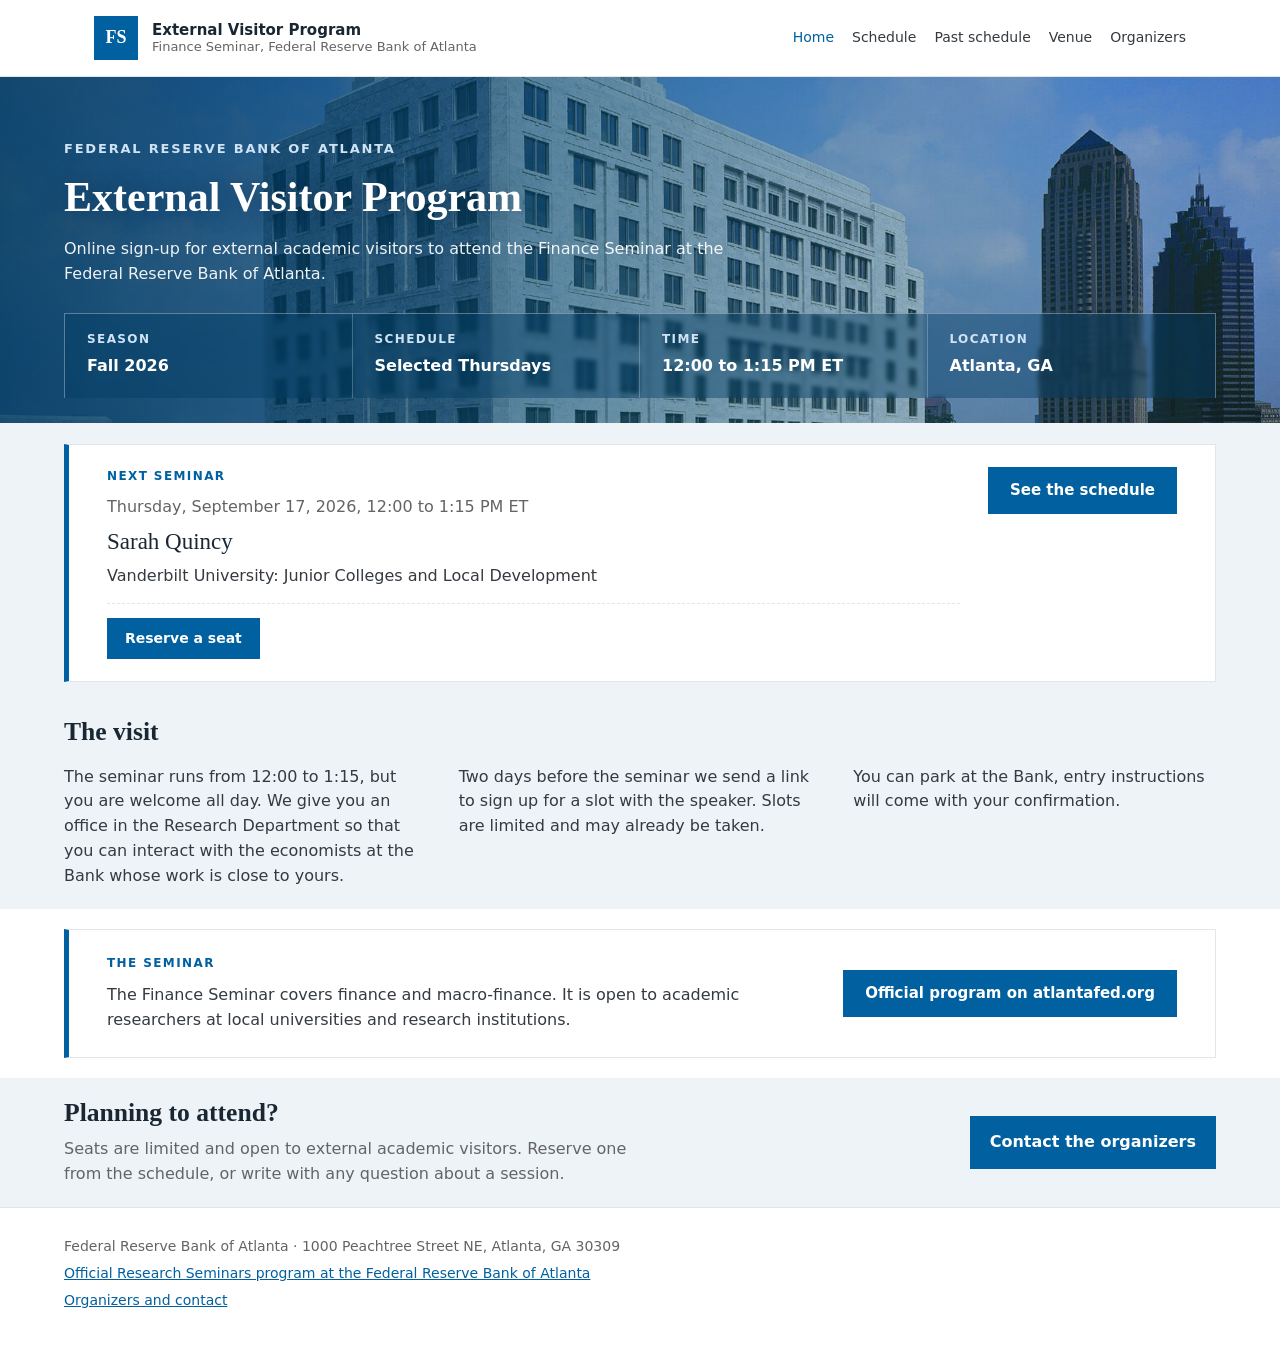
<file: index.html>
<!DOCTYPE html>
<html lang="en">
<head>
  <meta charset="UTF-8">
  <meta name="viewport" content="width=device-width, initial-scale=1.0">
  <title>External Visitor Program | Finance Seminar, Federal Reserve Bank of Atlanta</title>
  <meta name="description" content="External Visitor Program of the Finance Seminar at the Federal Reserve Bank of Atlanta: online seat reservation for external academic visitors. The official program is on the Atlanta Fed website.">
  <link rel="canonical" href="https://atlanta-finance-seminar.com/">
  <link rel="icon" href="img/favicon.svg">
  <link rel="stylesheet" href="css/style.css">
  <meta property="og:type" content="website">
  <meta property="og:site_name" content="Finance Seminar">
  <meta property="og:title" content="External Visitor Program | Finance Seminar, Federal Reserve Bank of Atlanta">
  <meta property="og:description" content="External Visitor Program of the Finance Seminar at the Federal Reserve Bank of Atlanta: online seat reservation for external academic visitors. The official program is on the Atlanta Fed website.">
  <meta property="og:url" content="https://atlanta-finance-seminar.com/">
  <meta property="og:image" content="https://atlanta-finance-seminar.com/img/og-card.png">
  <meta property="og:image:width" content="1200">
  <meta property="og:image:height" content="630">
  <meta name="twitter:card" content="summary_large_image">
  <meta name="twitter:image" content="https://atlanta-finance-seminar.com/img/og-card.png">
  <script type="application/ld+json">
{"@context":"https://schema.org","@graph":[{"@type":"WebSite","@id":"https://atlanta-finance-seminar.com/#website","url":"https://atlanta-finance-seminar.com/","name":"Finance Seminar External Visitor Program","inLanguage":"en"},{"@type":"EventSeries","@id":"https://atlanta-finance-seminar.com/#series","name":"Finance Seminar","url":"https://atlanta-finance-seminar.com/","organizer":{"@id":"https://atlanta-finance-seminar.com/#organizer"},"location":{"@type":"Place","name":"Federal Reserve Bank of Atlanta","address":{"@type":"PostalAddress","streetAddress":"1000 Peachtree Street NE","addressLocality":"Atlanta","addressRegion":"GA","postalCode":"30309","addressCountry":"US"}}},{"@type":"Person","@id":"https://atlanta-finance-seminar.com/#organizer","name":"Adrien Matray","jobTitle":"Research Economist and Associate Policy Advisor","worksFor":{"@type":"Organization","name":"Federal Reserve Bank of Atlanta","url":"https://www.atlantafed.org/"},"url":"https://sites.google.com/view/adrienmatray/home","sameAs":["https://sites.google.com/view/adrienmatray/home","https://www.atlantafed.org/research/economists/matray-adrien","https://www.linkedin.com/in/adrien-matray-879a7b4/","https://scholar.google.com/citations?user=rBuS2L4AAAAJ","https://cepr.org/about/people/adrien-matray","https://www.nber.org/people/adrien_matray"]}]}
  </script>
  <script>window.SEMINAR_API="https://script.google.com/macros/s/AKfycbwTzj4Plj9s0oKsKv9V8wgAxw84MdgFVLCkh0A4tVR70f9vAIKwb1Bcb6DL9cf0a3ZB/exec";window.SEMINAR_RESERVE_URL="https://script.google.com/macros/s/AKfycbwTzj4Plj9s0oKsKv9V8wgAxw84MdgFVLCkh0A4tVR70f9vAIKwb1Bcb6DL9cf0a3ZB/exec";</script>
</head>
<body>
<header class="site-header"><div class="header-inner"><a class="brand" href="index.html"><span class="brand-mark">FS</span><span class="brand-text"><strong>External Visitor Program</strong>Finance Seminar, Federal Reserve Bank of Atlanta</span></a><nav aria-label="Main navigation"><a href="index.html" class="active">Home</a><a href="schedule.html">Schedule</a><a href="past.html">Past schedule</a><a href="venue.html">Venue</a><a href="organizers.html">Organizers</a></nav></div></header>
<main>
<section class="hero"><div class="hero-inner"><p class="eyebrow">Federal Reserve Bank of Atlanta</p><h1>External Visitor Program</h1><p class="hero-copy">Online sign-up for external academic visitors to attend the Finance Seminar at the Federal Reserve Bank of Atlanta.</p><div class="hero-meta"><div class="meta-item"><span>Season</span><strong>Fall 2026</strong></div><div class="meta-item"><span>Schedule</span><strong>Selected Thursdays</strong></div><div class="meta-item"><span>Time</span><strong>12:00 to 1:15 PM ET</strong></div><div class="meta-item"><span>Location</span><strong>Atlanta, GA</strong></div></div></div></section><section class="section band-tint band-flush"><div class="section-inner"><div class="next-up next-up-signup"><div><p class="label">Next seminar</p><p class="next-date">Thursday, September 17, 2026, 12:00 to 1:15 PM ET</p><p class="next-speaker">Sarah Quincy</p><p class="next-paper">Vanderbilt University: Junior Colleges and Local Development</p><div class="signup" data-collapsed="true" data-seminar-date="2026-09-17" data-speaker="Sarah Quincy"><a class="btn reserve-btn" href="https://script.google.com/macros/s/AKfycbwTzj4Plj9s0oKsKv9V8wgAxw84MdgFVLCkh0A4tVR70f9vAIKwb1Bcb6DL9cf0a3ZB/exec" target="_blank" rel="noopener">Reserve a seat</a></div></div><a class="btn" href="schedule.html">See the schedule</a></div></div></section><section class="section band-soft"><div class="section-inner"><h2>The visit</h2><div class="visit-prose"><p>The seminar runs from 12:00 to 1:15, but you are welcome all day. We give you an office in the Research Department so that you can interact with the economists at the Bank whose work is close to yours.</p><p>Two days before the seminar we send a link to sign up for a slot with the speaker. Slots are limited and may already be taken.</p><p>You can park at the Bank, entry instructions will come with your confirmation.</p></div></div></section><section class="section"><div class="section-inner"><div class="official-note"><div><p class="label">The seminar</p><p>The Finance Seminar covers finance and macro-finance. It is open to academic researchers at local universities and research institutions.</p></div><a class="btn" href="https://www.atlantafed.org/news-and-events/events/research-seminars" target="_blank" rel="noopener">Official program on atlantafed.org</a></div></div></section><section class="section contact-band"><div class="section-inner"><div><h2>Planning to attend?</h2><p>Seats are limited and open to external academic visitors. Reserve one from the schedule, or write with any question about a session.</p></div><a class="contact-link" href="organizers.html">Contact the organizers</a></div></section>
</main>
<footer class="site-footer"><div class="footer-inner"><p>Federal Reserve Bank of Atlanta &middot; 1000 Peachtree Street NE, Atlanta, GA 30309</p><p><a href="https://www.atlantafed.org/news-and-events/events/research-seminars" target="_blank" rel="noopener">Official Research Seminars program at the Federal Reserve Bank of Atlanta</a></p><p><a href="organizers.html">Organizers and contact</a></p></div></footer>
<script src="js/signup.js"></script>
</body>
</html>
</file>
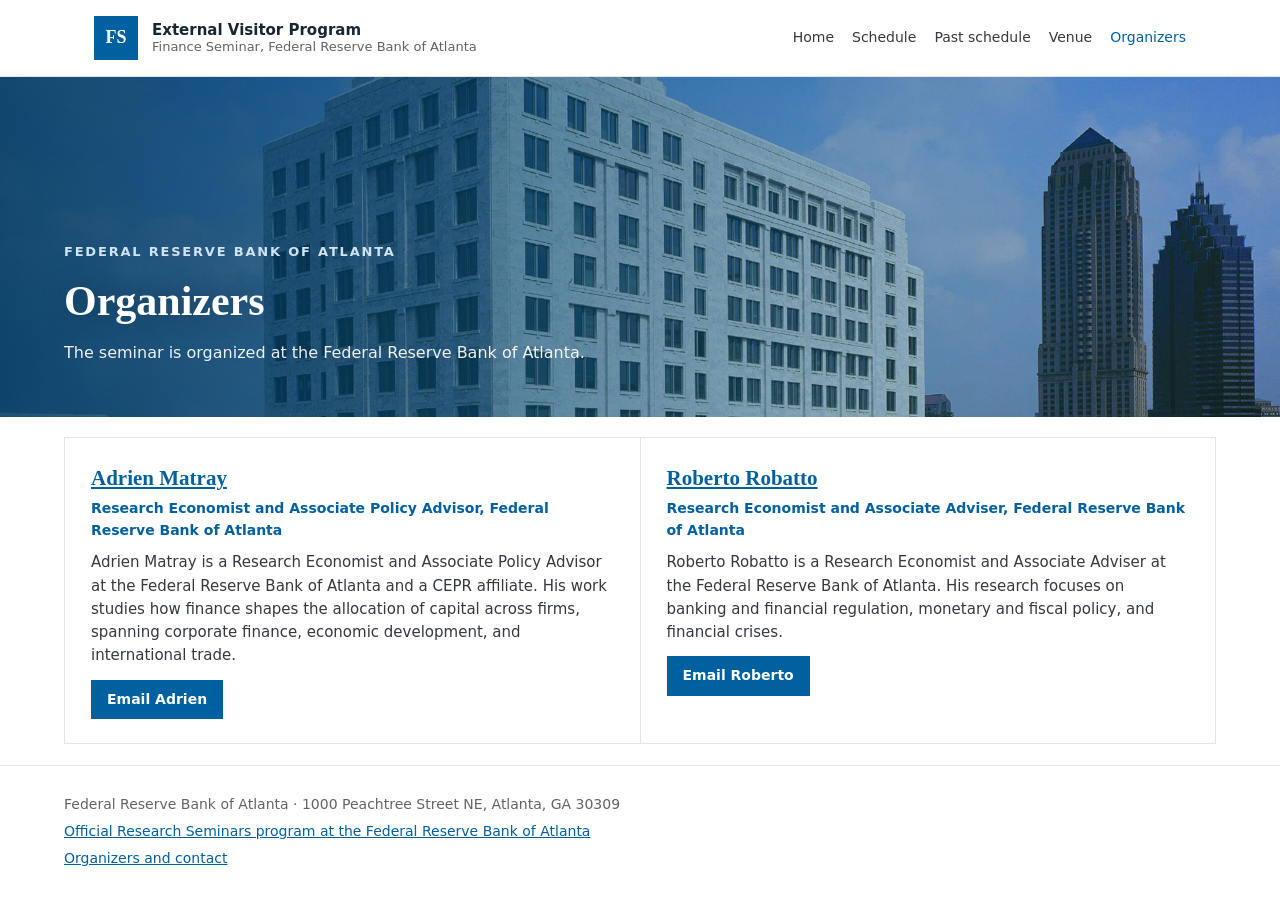
<file: organizers.html>
<!DOCTYPE html>
<html lang="en">
<head>
  <meta charset="UTF-8">
  <meta name="viewport" content="width=device-width, initial-scale=1.0">
  <title>Organizers | Finance Seminar, Federal Reserve Bank of Atlanta</title>
  <meta name="description" content="Organizers of the Finance Seminar at the Federal Reserve Bank of Atlanta.">
  <link rel="canonical" href="https://atlanta-finance-seminar.com/organizers.html">
  <link rel="icon" href="img/favicon.svg">
  <link rel="stylesheet" href="css/style.css">
  <meta property="og:type" content="website">
  <meta property="og:site_name" content="Finance Seminar">
  <meta property="og:title" content="Organizers | Finance Seminar, Federal Reserve Bank of Atlanta">
  <meta property="og:description" content="Organizers of the Finance Seminar at the Federal Reserve Bank of Atlanta.">
  <meta property="og:url" content="https://atlanta-finance-seminar.com/organizers.html">
  <meta property="og:image" content="https://atlanta-finance-seminar.com/img/og-card.png">
  <meta property="og:image:width" content="1200">
  <meta property="og:image:height" content="630">
  <meta name="twitter:card" content="summary_large_image">
  <meta name="twitter:image" content="https://atlanta-finance-seminar.com/img/og-card.png">
  <script type="application/ld+json">
{"@context":"https://schema.org","@graph":[{"@type":"Person","name":"Adrien Matray","jobTitle":"Research Economist and Associate Policy Advisor","worksFor":{"@type":"Organization","name":"Federal Reserve Bank of Atlanta"},"url":"https://sites.google.com/view/adrienmatray/home","sameAs":["https://sites.google.com/view/adrienmatray/home","https://www.atlantafed.org/research/economists/matray-adrien","https://www.linkedin.com/in/adrien-matray-879a7b4/","https://scholar.google.com/citations?user=rBuS2L4AAAAJ","https://cepr.org/about/people/adrien-matray","https://www.nber.org/people/adrien_matray"],"@id":"https://atlanta-finance-seminar.com/#organizer"},{"@type":"Person","name":"Roberto Robatto","jobTitle":"Research Economist and Associate Adviser","worksFor":{"@type":"Organization","name":"Federal Reserve Bank of Atlanta"},"url":"https://sites.google.com/site/robertorobatto/home","sameAs":["https://sites.google.com/site/robertorobatto/home"]}]}
  </script>
  <script>window.SEMINAR_API="https://script.google.com/macros/s/AKfycbwTzj4Plj9s0oKsKv9V8wgAxw84MdgFVLCkh0A4tVR70f9vAIKwb1Bcb6DL9cf0a3ZB/exec";window.SEMINAR_RESERVE_URL="https://script.google.com/macros/s/AKfycbwTzj4Plj9s0oKsKv9V8wgAxw84MdgFVLCkh0A4tVR70f9vAIKwb1Bcb6DL9cf0a3ZB/exec";</script>
</head>
<body>
<header class="site-header"><div class="header-inner"><a class="brand" href="index.html"><span class="brand-mark">FS</span><span class="brand-text"><strong>External Visitor Program</strong>Finance Seminar, Federal Reserve Bank of Atlanta</span></a><nav aria-label="Main navigation"><a href="index.html">Home</a><a href="schedule.html">Schedule</a><a href="past.html">Past schedule</a><a href="venue.html">Venue</a><a href="organizers.html" class="active">Organizers</a></nav></div></header>
<main>
<section class="hero"><div class="hero-inner"><p class="eyebrow">Federal Reserve Bank of Atlanta</p><h1>Organizers</h1><p class="hero-copy">The seminar is organized at the Federal Reserve Bank of Atlanta.</p></div></section><section class="section"><div class="section-inner"><div class="people"><article class="person"><p class="person-name"><a href="https://sites.google.com/view/adrienmatray/home">Adrien Matray</a></p><p class="person-affil">Research Economist and Associate Policy Advisor, Federal Reserve Bank of Atlanta</p><p class="person-bio">Adrien Matray is a Research Economist and Associate Policy Advisor at the Federal Reserve Bank of Atlanta and a CEPR affiliate. His work studies how finance shapes the allocation of capital across firms, spanning corporate finance, economic development, and international trade.</p><p class="person-contact"><a class="btn email-btn" href="&#109;&#97;&#105;&#108;&#116;&#111;&#58;&#97;&#100;&#114;&#105;&#101;&#110;&#46;&#109;&#97;&#116;&#114;&#97;&#121;&#64;&#103;&#109;&#97;&#105;&#108;&#46;&#99;&#111;&#109;">Email Adrien</a></p></article><article class="person"><p class="person-name"><a href="https://sites.google.com/site/robertorobatto/home">Roberto Robatto</a></p><p class="person-affil">Research Economist and Associate Adviser, Federal Reserve Bank of Atlanta</p><p class="person-bio">Roberto Robatto is a Research Economist and Associate Adviser at the Federal Reserve Bank of Atlanta. His research focuses on banking and financial regulation, monetary and fiscal policy, and financial crises.</p><p class="person-contact"><a class="btn email-btn" href="&#109;&#97;&#105;&#108;&#116;&#111;&#58;&#114;&#111;&#98;&#101;&#114;&#116;&#111;&#46;&#114;&#111;&#98;&#97;&#116;&#116;&#111;&#64;&#97;&#116;&#108;&#46;&#102;&#114;&#98;&#46;&#111;&#114;&#103;">Email Roberto</a></p></article></div></div></section>
</main>
<footer class="site-footer"><div class="footer-inner"><p>Federal Reserve Bank of Atlanta &middot; 1000 Peachtree Street NE, Atlanta, GA 30309</p><p><a href="https://www.atlantafed.org/news-and-events/events/research-seminars" target="_blank" rel="noopener">Official Research Seminars program at the Federal Reserve Bank of Atlanta</a></p><p><a href="organizers.html">Organizers and contact</a></p></div></footer>

</body>
</html>
</file>
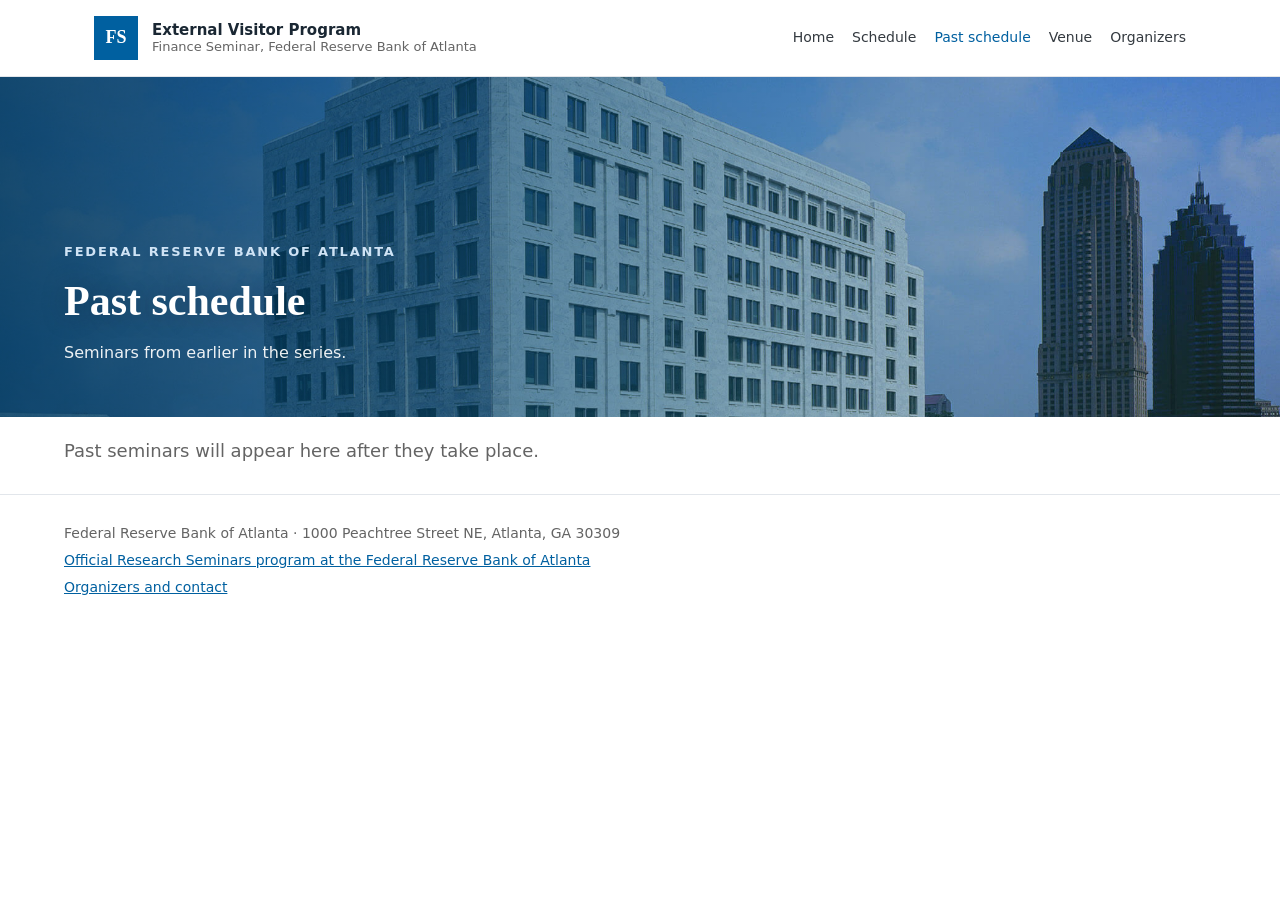
<file: past.html>
<!DOCTYPE html>
<html lang="en">
<head>
  <meta charset="UTF-8">
  <meta name="viewport" content="width=device-width, initial-scale=1.0">
  <title>Past schedule | Finance Seminar, Federal Reserve Bank of Atlanta</title>
  <meta name="description" content="Previous seminars of the Finance Seminar.">
  <link rel="canonical" href="https://atlanta-finance-seminar.com/past.html">
  <link rel="icon" href="img/favicon.svg">
  <link rel="stylesheet" href="css/style.css">
  <meta property="og:type" content="website">
  <meta property="og:site_name" content="Finance Seminar">
  <meta property="og:title" content="Past schedule | Finance Seminar, Federal Reserve Bank of Atlanta">
  <meta property="og:description" content="Previous seminars of the Finance Seminar.">
  <meta property="og:url" content="https://atlanta-finance-seminar.com/past.html">
  <meta property="og:image" content="https://atlanta-finance-seminar.com/img/og-card.png">
  <meta property="og:image:width" content="1200">
  <meta property="og:image:height" content="630">
  <meta name="twitter:card" content="summary_large_image">
  <meta name="twitter:image" content="https://atlanta-finance-seminar.com/img/og-card.png">
  <script>window.SEMINAR_API="https://script.google.com/macros/s/AKfycbwTzj4Plj9s0oKsKv9V8wgAxw84MdgFVLCkh0A4tVR70f9vAIKwb1Bcb6DL9cf0a3ZB/exec";window.SEMINAR_RESERVE_URL="https://script.google.com/macros/s/AKfycbwTzj4Plj9s0oKsKv9V8wgAxw84MdgFVLCkh0A4tVR70f9vAIKwb1Bcb6DL9cf0a3ZB/exec";</script>
</head>
<body>
<header class="site-header"><div class="header-inner"><a class="brand" href="index.html"><span class="brand-mark">FS</span><span class="brand-text"><strong>External Visitor Program</strong>Finance Seminar, Federal Reserve Bank of Atlanta</span></a><nav aria-label="Main navigation"><a href="index.html">Home</a><a href="schedule.html">Schedule</a><a href="past.html" class="active">Past schedule</a><a href="venue.html">Venue</a><a href="organizers.html">Organizers</a></nav></div></header>
<main>
<section class="hero"><div class="hero-inner"><p class="eyebrow">Federal Reserve Bank of Atlanta</p><h1>Past schedule</h1><p class="hero-copy">Seminars from earlier in the series.</p></div></section><section class="section"><div class="section-inner"><p class="lead">Past seminars will appear here after they take place.</p></div></section>
</main>
<footer class="site-footer"><div class="footer-inner"><p>Federal Reserve Bank of Atlanta &middot; 1000 Peachtree Street NE, Atlanta, GA 30309</p><p><a href="https://www.atlantafed.org/news-and-events/events/research-seminars" target="_blank" rel="noopener">Official Research Seminars program at the Federal Reserve Bank of Atlanta</a></p><p><a href="organizers.html">Organizers and contact</a></p></div></footer>

</body>
</html>
</file>
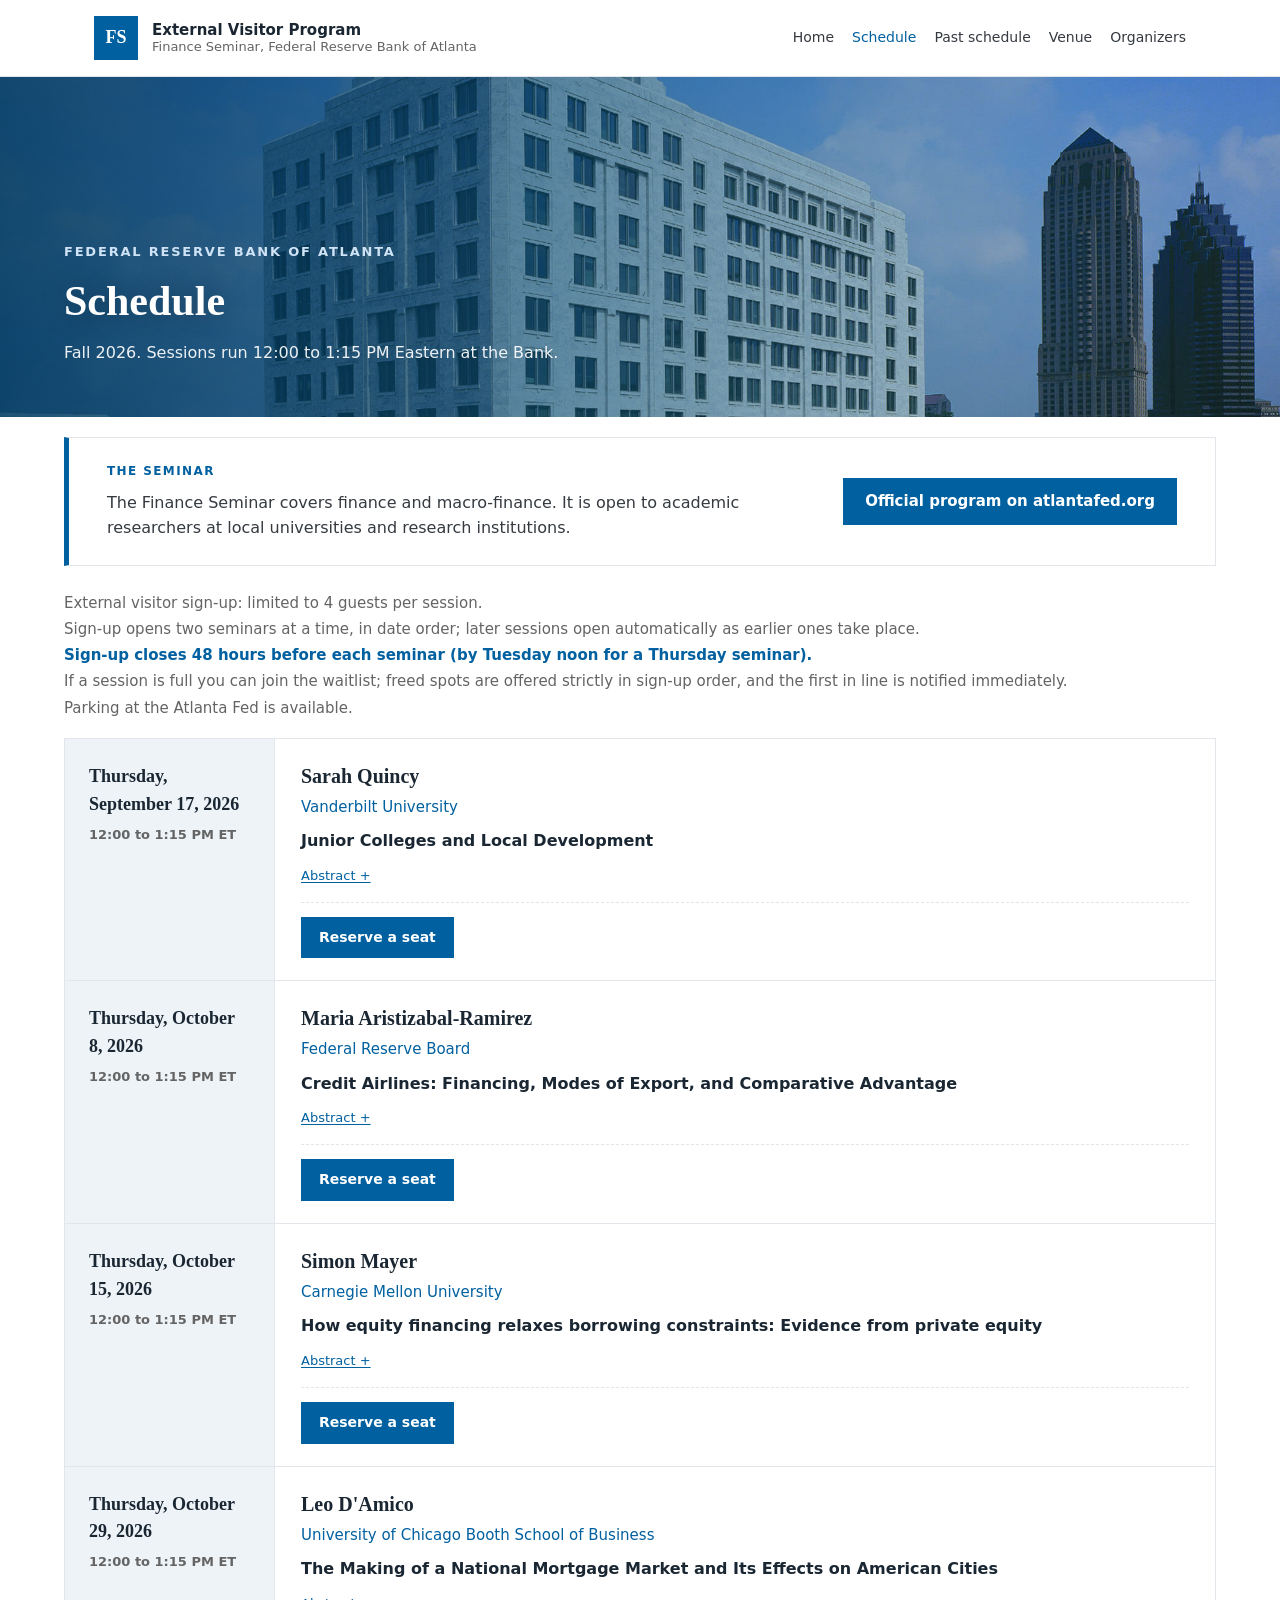
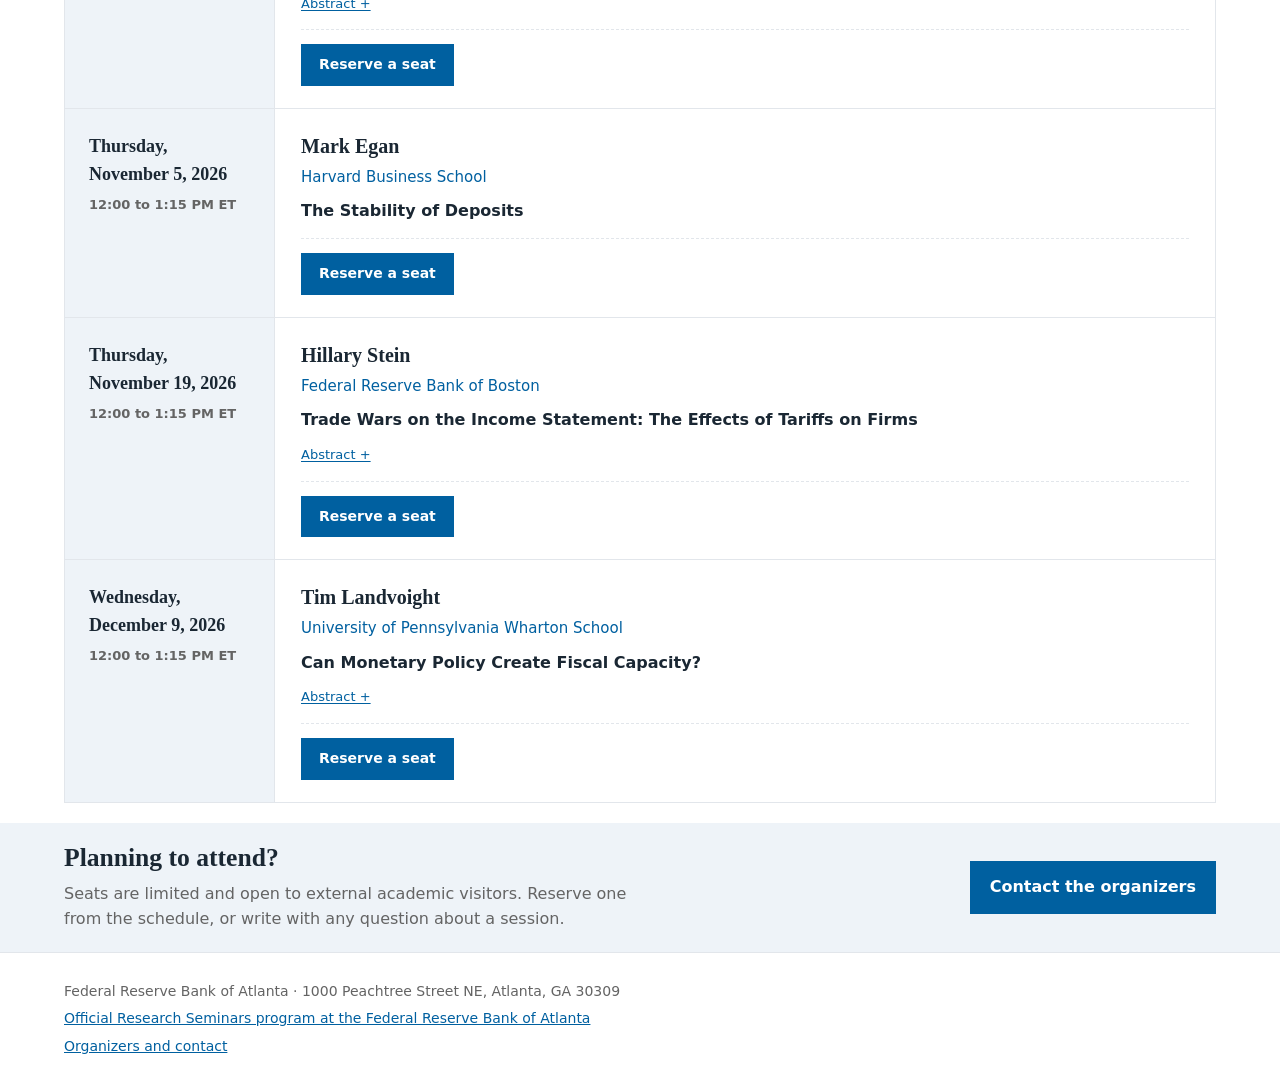
<file: schedule.html>
<!DOCTYPE html>
<html lang="en">
<head>
  <meta charset="UTF-8">
  <meta name="viewport" content="width=device-width, initial-scale=1.0">
  <title>Schedule | Finance Seminar, Federal Reserve Bank of Atlanta</title>
  <meta name="description" content="Fall 2026 schedule of the Finance Seminar: dates, speakers, papers, and seat reservation.">
  <link rel="canonical" href="https://atlanta-finance-seminar.com/schedule.html">
  <link rel="icon" href="img/favicon.svg">
  <link rel="stylesheet" href="css/style.css">
  <meta property="og:type" content="website">
  <meta property="og:site_name" content="Finance Seminar">
  <meta property="og:title" content="Schedule | Finance Seminar, Federal Reserve Bank of Atlanta">
  <meta property="og:description" content="Fall 2026 schedule of the Finance Seminar: dates, speakers, papers, and seat reservation.">
  <meta property="og:url" content="https://atlanta-finance-seminar.com/schedule.html">
  <meta property="og:image" content="https://atlanta-finance-seminar.com/img/og-card.png">
  <meta property="og:image:width" content="1200">
  <meta property="og:image:height" content="630">
  <meta name="twitter:card" content="summary_large_image">
  <meta name="twitter:image" content="https://atlanta-finance-seminar.com/img/og-card.png">
  <script type="application/ld+json">
{"@context":"https://schema.org","@graph":[{"@type":"Event","name":"Junior Colleges and Local Development","startDate":"2026-09-17T12:00:00-04:00","endDate":"2026-09-17T13:15:00-04:00","eventAttendanceMode":"https://schema.org/OfflineEventAttendanceMode","eventStatus":"https://schema.org/EventScheduled","location":{"@type":"Place","name":"Federal Reserve Bank of Atlanta","address":{"@type":"PostalAddress","streetAddress":"1000 Peachtree Street NE","addressLocality":"Atlanta","addressRegion":"GA","postalCode":"30309","addressCountry":"US"}},"performer":{"@type":"Person","name":"Sarah Quincy"},"organizer":{"@id":"https://atlanta-finance-seminar.com/#organizer"},"isAccessibleForFree":true},{"@type":"Event","name":"Credit Airlines: Financing, Modes of Export, and Comparative Advantage","startDate":"2026-10-08T12:00:00-04:00","endDate":"2026-10-08T13:15:00-04:00","eventAttendanceMode":"https://schema.org/OfflineEventAttendanceMode","eventStatus":"https://schema.org/EventScheduled","location":{"@type":"Place","name":"Federal Reserve Bank of Atlanta","address":{"@type":"PostalAddress","streetAddress":"1000 Peachtree Street NE","addressLocality":"Atlanta","addressRegion":"GA","postalCode":"30309","addressCountry":"US"}},"performer":{"@type":"Person","name":"Maria Aristizabal-Ramirez"},"organizer":{"@id":"https://atlanta-finance-seminar.com/#organizer"},"isAccessibleForFree":true},{"@type":"Event","name":"How equity financing relaxes borrowing constraints: Evidence from private equity","startDate":"2026-10-15T12:00:00-04:00","endDate":"2026-10-15T13:15:00-04:00","eventAttendanceMode":"https://schema.org/OfflineEventAttendanceMode","eventStatus":"https://schema.org/EventScheduled","location":{"@type":"Place","name":"Federal Reserve Bank of Atlanta","address":{"@type":"PostalAddress","streetAddress":"1000 Peachtree Street NE","addressLocality":"Atlanta","addressRegion":"GA","postalCode":"30309","addressCountry":"US"}},"performer":{"@type":"Person","name":"Simon Mayer"},"organizer":{"@id":"https://atlanta-finance-seminar.com/#organizer"},"isAccessibleForFree":true},{"@type":"Event","name":"The Making of a National Mortgage Market and Its Effects on American Cities","startDate":"2026-10-29T12:00:00-04:00","endDate":"2026-10-29T13:15:00-04:00","eventAttendanceMode":"https://schema.org/OfflineEventAttendanceMode","eventStatus":"https://schema.org/EventScheduled","location":{"@type":"Place","name":"Federal Reserve Bank of Atlanta","address":{"@type":"PostalAddress","streetAddress":"1000 Peachtree Street NE","addressLocality":"Atlanta","addressRegion":"GA","postalCode":"30309","addressCountry":"US"}},"performer":{"@type":"Person","name":"Leo D'Amico"},"organizer":{"@id":"https://atlanta-finance-seminar.com/#organizer"},"isAccessibleForFree":true},{"@type":"Event","name":"The Stability of Deposits","startDate":"2026-11-05T12:00:00-05:00","endDate":"2026-11-05T13:15:00-05:00","eventAttendanceMode":"https://schema.org/OfflineEventAttendanceMode","eventStatus":"https://schema.org/EventScheduled","location":{"@type":"Place","name":"Federal Reserve Bank of Atlanta","address":{"@type":"PostalAddress","streetAddress":"1000 Peachtree Street NE","addressLocality":"Atlanta","addressRegion":"GA","postalCode":"30309","addressCountry":"US"}},"performer":{"@type":"Person","name":"Mark Egan"},"organizer":{"@id":"https://atlanta-finance-seminar.com/#organizer"},"isAccessibleForFree":true},{"@type":"Event","name":"Trade Wars on the Income Statement: The Effects of Tariffs on Firms","startDate":"2026-11-19T12:00:00-05:00","endDate":"2026-11-19T13:15:00-05:00","eventAttendanceMode":"https://schema.org/OfflineEventAttendanceMode","eventStatus":"https://schema.org/EventScheduled","location":{"@type":"Place","name":"Federal Reserve Bank of Atlanta","address":{"@type":"PostalAddress","streetAddress":"1000 Peachtree Street NE","addressLocality":"Atlanta","addressRegion":"GA","postalCode":"30309","addressCountry":"US"}},"performer":{"@type":"Person","name":"Hillary Stein"},"organizer":{"@id":"https://atlanta-finance-seminar.com/#organizer"},"isAccessibleForFree":true},{"@type":"Event","name":"Can Monetary Policy Create Fiscal Capacity?","startDate":"2026-12-09T12:00:00-05:00","endDate":"2026-12-09T13:15:00-05:00","eventAttendanceMode":"https://schema.org/OfflineEventAttendanceMode","eventStatus":"https://schema.org/EventScheduled","location":{"@type":"Place","name":"Federal Reserve Bank of Atlanta","address":{"@type":"PostalAddress","streetAddress":"1000 Peachtree Street NE","addressLocality":"Atlanta","addressRegion":"GA","postalCode":"30309","addressCountry":"US"}},"performer":{"@type":"Person","name":"Tim Landvoight"},"organizer":{"@id":"https://atlanta-finance-seminar.com/#organizer"},"isAccessibleForFree":true}]}
  </script>
  <script>window.SEMINAR_API="https://script.google.com/macros/s/AKfycbwTzj4Plj9s0oKsKv9V8wgAxw84MdgFVLCkh0A4tVR70f9vAIKwb1Bcb6DL9cf0a3ZB/exec";window.SEMINAR_RESERVE_URL="https://script.google.com/macros/s/AKfycbwTzj4Plj9s0oKsKv9V8wgAxw84MdgFVLCkh0A4tVR70f9vAIKwb1Bcb6DL9cf0a3ZB/exec";</script>
</head>
<body>
<header class="site-header"><div class="header-inner"><a class="brand" href="index.html"><span class="brand-mark">FS</span><span class="brand-text"><strong>External Visitor Program</strong>Finance Seminar, Federal Reserve Bank of Atlanta</span></a><nav aria-label="Main navigation"><a href="index.html">Home</a><a href="schedule.html" class="active">Schedule</a><a href="past.html">Past schedule</a><a href="venue.html">Venue</a><a href="organizers.html">Organizers</a></nav></div></header>
<main>
<section class="hero"><div class="hero-inner"><p class="eyebrow">Federal Reserve Bank of Atlanta</p><h1>Schedule</h1><p class="hero-copy">Fall 2026. Sessions run 12:00 to 1:15 PM Eastern at the Bank.</p></div></section><section class="section"><div class="section-inner"><div class="official-note"><div><p class="label">The seminar</p><p>The Finance Seminar covers finance and macro-finance. It is open to academic researchers at local universities and research institutions.</p></div><a class="btn" href="https://www.atlantafed.org/news-and-events/events/research-seminars" target="_blank" rel="noopener">Official program on atlantafed.org</a></div><ul class="schedule-notes"><li>External visitor sign-up: limited to 4 guests per session.</li><li>Sign-up opens two seminars at a time, in date order; later sessions open automatically as earlier ones take place.</li><li class="note-key">Sign-up closes 48 hours before each seminar (by Tuesday noon for a Thursday seminar).</li><li>If a session is full you can join the waitlist; freed spots are offered strictly in sign-up order, and the first in line is notified immediately.</li><li>Parking at the Atlanta Fed is available.</li></ul><div class="schedule"><article class="seminar"><div class="seminar-when"><span class="d">Thursday, September 17, 2026</span><span class="t">12:00 to 1:15 PM ET</span></div><div class="seminar-body"><p class="seminar-speaker">Sarah Quincy</p><p class="seminar-affil">Vanderbilt University</p><p class="seminar-paper">Junior Colleges and Local Development</p><a class="seminar-abstract-toggle" role="button" tabindex="0" onclick="var t=this.nextElementSibling;if(t.style.display==='block'){t.style.display='none';this.textContent='Abstract +';}else{t.style.display='block';this.textContent='Abstract −';}">Abstract +</a><div class="seminar-abstract-text">The world&#x27;s first &quot;junior&quot; colleges opened as early 1900s local industrialization fueled American growth. We use linked census data and staggered difference-in-difference designs around 300 college openings to show that two-year community college access increased male college-going and four-year attainment by 20%. Occupational upgrading followed, especially into skilled agriculture. County-level farm productivity and wages grew by 5-6%, more than the colleges&#x27; direct human capital effects could explain. Increased farmer employment in junior college towns facilitated sectoral reallocation towards skilled occupations nearby, developing the county&#x27;s non-farm sector. Localized human capital spillovers, absent innovation or legislative mandates, spurred regional structural transformation.</div><div class="signup" data-seminar-date="2026-09-17" data-speaker="Sarah Quincy"><a class="btn reserve-btn" href="https://script.google.com/macros/s/AKfycbwTzj4Plj9s0oKsKv9V8wgAxw84MdgFVLCkh0A4tVR70f9vAIKwb1Bcb6DL9cf0a3ZB/exec" target="_blank" rel="noopener">Reserve a seat</a></div></div></article><article class="seminar"><div class="seminar-when"><span class="d">Thursday, October 8, 2026</span><span class="t">12:00 to 1:15 PM ET</span></div><div class="seminar-body"><p class="seminar-speaker">Maria Aristizabal-Ramirez</p><p class="seminar-affil">Federal Reserve Board</p><p class="seminar-paper">Credit Airlines: Financing, Modes of Export, and Comparative Advantage</p><a class="seminar-abstract-toggle" role="button" tabindex="0" onclick="var t=this.nextElementSibling;if(t.style.display==='block'){t.style.display='none';this.textContent='Abstract +';}else{t.style.display='block';this.textContent='Abstract −';}">Abstract +</a><div class="seminar-abstract-text">We investigate how access to finance and infrastructure jointly shape comparative advantage. We link Colombian banks, firms, exports, and payments data and document three facts. First, most exported goods are shipped by air and sea; second, firms receive payments faster when they ship by air than by sea; third, firms with better access to finance are less likely to ship by air. We build a trade model where firms finance their production while facing sectoral interest rates, heterogeneous delivery lags, and iceberg trade costs by sector and mode, generating tradeoffs among exporters between interest rate payments and shipping costs. A reduction in the interest rate effectively reduces the price of shipping by sea, thus shifting national comparative advantage towards sea-intensive sectors.</div><div class="signup" data-seminar-date="2026-10-08" data-speaker="Maria Aristizabal-Ramirez"><a class="btn reserve-btn" href="https://script.google.com/macros/s/AKfycbwTzj4Plj9s0oKsKv9V8wgAxw84MdgFVLCkh0A4tVR70f9vAIKwb1Bcb6DL9cf0a3ZB/exec" target="_blank" rel="noopener">Reserve a seat</a></div></div></article><article class="seminar"><div class="seminar-when"><span class="d">Thursday, October 15, 2026</span><span class="t">12:00 to 1:15 PM ET</span></div><div class="seminar-body"><p class="seminar-speaker">Simon Mayer</p><p class="seminar-affil">Carnegie Mellon University</p><p class="seminar-paper">How equity financing relaxes borrowing constraints: Evidence from private equity</p><a class="seminar-abstract-toggle" role="button" tabindex="0" onclick="var t=this.nextElementSibling;if(t.style.display==='block'){t.style.display='none';this.textContent='Abstract +';}else{t.style.display='block';this.textContent='Abstract −';}">Abstract +</a><div class="seminar-abstract-text">We show that PE sponsors relax borrowing constraints by providing support in distress and injecting equity, allowing firms to borrow more at lower spreads, with lower seniority, and less reliance on collateral. Access to equity in distress reduces credit risk, facilitates investment and growth, and helps resolve distress. To isolate the causal effects of equity financing, we construct a shift-share instrument exploiting predetermined variation in sponsors&#x27; portfolio exposure to Covid-19 and hence in their capacity to support portfolio firms. Our findings highlight a complementarity between debt and equity: improved access to equity financing stimulates debt financing by expanding borrowing capacity.</div><div class="signup" data-seminar-date="2026-10-15" data-speaker="Simon Mayer"><a class="btn reserve-btn" href="https://script.google.com/macros/s/AKfycbwTzj4Plj9s0oKsKv9V8wgAxw84MdgFVLCkh0A4tVR70f9vAIKwb1Bcb6DL9cf0a3ZB/exec" target="_blank" rel="noopener">Reserve a seat</a></div></div></article><article class="seminar"><div class="seminar-when"><span class="d">Thursday, October 29, 2026</span><span class="t">12:00 to 1:15 PM ET</span></div><div class="seminar-body"><p class="seminar-speaker">Leo D&#x27;Amico</p><p class="seminar-affil">University of Chicago Booth School of Business</p><p class="seminar-paper">The Making of a National Mortgage Market and Its Effects on American Cities</p><a class="seminar-abstract-toggle" role="button" tabindex="0" onclick="var t=this.nextElementSibling;if(t.style.display==='block'){t.style.display='none';this.textContent='Abstract +';}else{t.style.display='block';this.textContent='Abstract −';}">Abstract +</a><div class="seminar-abstract-text">How does mortgage affordability shape city growth and fertility choices? We study the revolutions in mortgage financing that took place in the U.S. between 1933 and 1940, which created a national mortgage market facilitating mortgage capital to move from the financial centers to the rest of the country. By digitizing city-level census data and a new sample of loan-level data, we show that differences in mortgage rates across cities went from nearly 300 basis points to just over 100 in just six years. This national mortgage market allowed initially capital-scarce places to grow more than capital-abundant ones. In the decades following the housing policies, cities that had higher rates before the shock saw higher growth in rates of homeownership, population, housing construction, and house prices. Young households in these cities witnessed higher birthrates even before the post-World War II baby boom.</div><div class="signup" data-seminar-date="2026-10-29" data-speaker="Leo D&#x27;Amico"><a class="btn reserve-btn" href="https://script.google.com/macros/s/AKfycbwTzj4Plj9s0oKsKv9V8wgAxw84MdgFVLCkh0A4tVR70f9vAIKwb1Bcb6DL9cf0a3ZB/exec" target="_blank" rel="noopener">Reserve a seat</a></div></div></article><article class="seminar"><div class="seminar-when"><span class="d">Thursday, November 5, 2026</span><span class="t">12:00 to 1:15 PM ET</span></div><div class="seminar-body"><p class="seminar-speaker">Mark Egan</p><p class="seminar-affil">Harvard Business School</p><p class="seminar-paper">The Stability of Deposits</p><div class="signup" data-seminar-date="2026-11-05" data-speaker="Mark Egan"><a class="btn reserve-btn" href="https://script.google.com/macros/s/AKfycbwTzj4Plj9s0oKsKv9V8wgAxw84MdgFVLCkh0A4tVR70f9vAIKwb1Bcb6DL9cf0a3ZB/exec" target="_blank" rel="noopener">Reserve a seat</a></div></div></article><article class="seminar"><div class="seminar-when"><span class="d">Thursday, November 19, 2026</span><span class="t">12:00 to 1:15 PM ET</span></div><div class="seminar-body"><p class="seminar-speaker">Hillary Stein</p><p class="seminar-affil">Federal Reserve Bank of Boston</p><p class="seminar-paper">Trade Wars on the Income Statement: The Effects of Tariffs on Firms</p><a class="seminar-abstract-toggle" role="button" tabindex="0" onclick="var t=this.nextElementSibling;if(t.style.display==='block'){t.style.display='none';this.textContent='Abstract +';}else{t.style.display='block';this.textContent='Abstract −';}">Abstract +</a><div class="seminar-abstract-text">We study the firm-level effects of the 2018 and 2025 US tariff episodes. Combining bill-of-lading, supply chain, and financial data, we construct exposure measures across three channels: direct import costs, upstream suppliers&#x27; costs, and retaliatory tariffs on exports, validated using stock returns and earnings calls. We provide new evidence that, in 2025, cost exposure reduced sales and variable costs by about 1 percentage point for firms with average tariff exposure, with no margin or investment effects, consistent with demand-driven contractions under constant markups.</div><div class="signup" data-seminar-date="2026-11-19" data-speaker="Hillary Stein"><a class="btn reserve-btn" href="https://script.google.com/macros/s/AKfycbwTzj4Plj9s0oKsKv9V8wgAxw84MdgFVLCkh0A4tVR70f9vAIKwb1Bcb6DL9cf0a3ZB/exec" target="_blank" rel="noopener">Reserve a seat</a></div></div></article><article class="seminar"><div class="seminar-when"><span class="d">Wednesday, December 9, 2026</span><span class="t">12:00 to 1:15 PM ET</span></div><div class="seminar-body"><p class="seminar-speaker">Tim Landvoight</p><p class="seminar-affil">University of Pennsylvania Wharton School</p><p class="seminar-paper">Can Monetary Policy Create Fiscal Capacity?</p><a class="seminar-abstract-toggle" role="button" tabindex="0" onclick="var t=this.nextElementSibling;if(t.style.display==='block'){t.style.display='none';this.textContent='Abstract +';}else{t.style.display='block';this.textContent='Abstract −';}">Abstract +</a><div class="seminar-abstract-text">Governments around the world have gone on a massive fiscal expansion in response to the Covid crisis, increasing government debt to levels not seen in 75 years. How will this debt be repaid? What role do conventional and unconventional monetary policy play? We investigate debt sustainability in a New Keynesian model with an intermediary sector, realistic fiscal and monetary policy, endogenous convenience yields, and substantial risk premia. When conventional monetary policy is constrained by the ZLB during an economic crisis, increased government spending and lower tax revenue lead to a large rise in government debt and raise the risk of future tax increases. We find that quantitative easing (QE), forward guidance, and an expansion in government discretionary spending all contribute to lowering debt/GDP ratio and reducing this fiscal risk. A transitory QE policy deployed during a crisis stimulates aggregate demand.</div><div class="signup" data-seminar-date="2026-12-09" data-speaker="Tim Landvoight"><a class="btn reserve-btn" href="https://script.google.com/macros/s/AKfycbwTzj4Plj9s0oKsKv9V8wgAxw84MdgFVLCkh0A4tVR70f9vAIKwb1Bcb6DL9cf0a3ZB/exec" target="_blank" rel="noopener">Reserve a seat</a></div></div></article></div></div></section><section class="section contact-band"><div class="section-inner"><div><h2>Planning to attend?</h2><p>Seats are limited and open to external academic visitors. Reserve one from the schedule, or write with any question about a session.</p></div><a class="contact-link" href="organizers.html">Contact the organizers</a></div></section>
</main>
<footer class="site-footer"><div class="footer-inner"><p>Federal Reserve Bank of Atlanta &middot; 1000 Peachtree Street NE, Atlanta, GA 30309</p><p><a href="https://www.atlantafed.org/news-and-events/events/research-seminars" target="_blank" rel="noopener">Official Research Seminars program at the Federal Reserve Bank of Atlanta</a></p><p><a href="organizers.html">Organizers and contact</a></p></div></footer>
<script src="js/signup.js"></script>
</body>
</html>
</file>
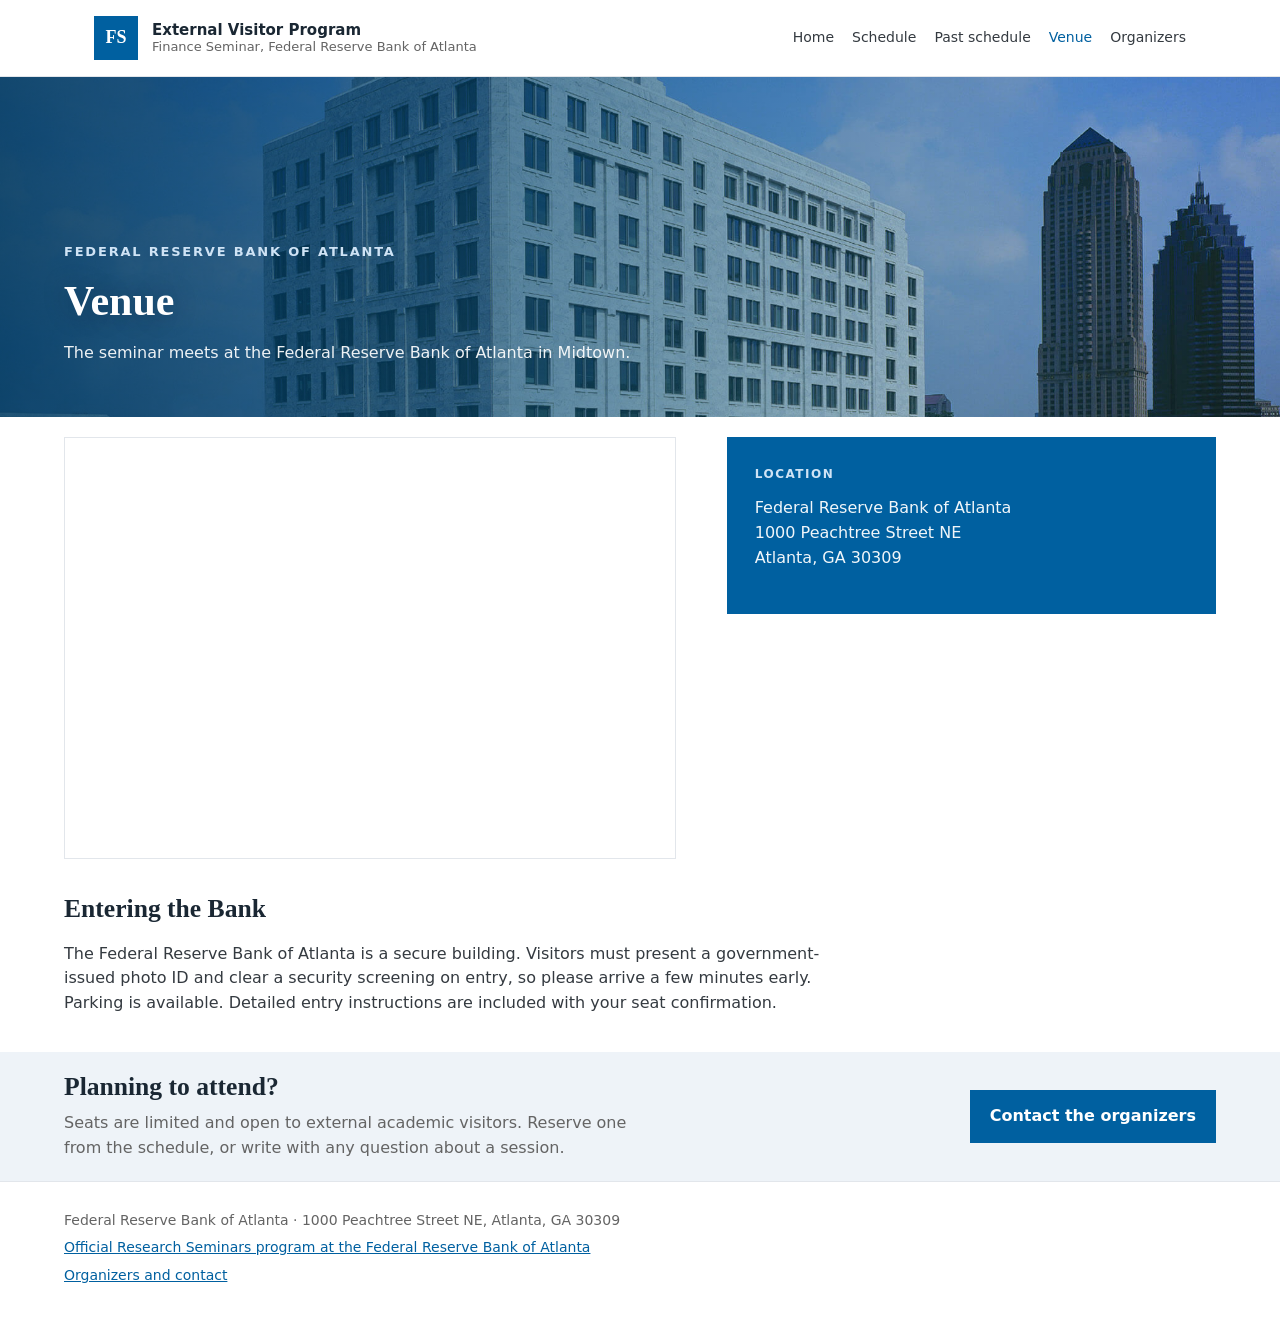
<file: venue.html>
<!DOCTYPE html>
<html lang="en">
<head>
  <meta charset="UTF-8">
  <meta name="viewport" content="width=device-width, initial-scale=1.0">
  <title>Venue | Finance Seminar, Federal Reserve Bank of Atlanta</title>
  <meta name="description" content="Visiting the Finance Seminar at the Federal Reserve Bank of Atlanta: location, map, and entry.">
  <link rel="canonical" href="https://atlanta-finance-seminar.com/venue.html">
  <link rel="icon" href="img/favicon.svg">
  <link rel="stylesheet" href="css/style.css">
  <meta property="og:type" content="website">
  <meta property="og:site_name" content="Finance Seminar">
  <meta property="og:title" content="Venue | Finance Seminar, Federal Reserve Bank of Atlanta">
  <meta property="og:description" content="Visiting the Finance Seminar at the Federal Reserve Bank of Atlanta: location, map, and entry.">
  <meta property="og:url" content="https://atlanta-finance-seminar.com/venue.html">
  <meta property="og:image" content="https://atlanta-finance-seminar.com/img/og-card.png">
  <meta property="og:image:width" content="1200">
  <meta property="og:image:height" content="630">
  <meta name="twitter:card" content="summary_large_image">
  <meta name="twitter:image" content="https://atlanta-finance-seminar.com/img/og-card.png">
  <script>window.SEMINAR_API="https://script.google.com/macros/s/AKfycbwTzj4Plj9s0oKsKv9V8wgAxw84MdgFVLCkh0A4tVR70f9vAIKwb1Bcb6DL9cf0a3ZB/exec";window.SEMINAR_RESERVE_URL="https://script.google.com/macros/s/AKfycbwTzj4Plj9s0oKsKv9V8wgAxw84MdgFVLCkh0A4tVR70f9vAIKwb1Bcb6DL9cf0a3ZB/exec";</script>
</head>
<body>
<header class="site-header"><div class="header-inner"><a class="brand" href="index.html"><span class="brand-mark">FS</span><span class="brand-text"><strong>External Visitor Program</strong>Finance Seminar, Federal Reserve Bank of Atlanta</span></a><nav aria-label="Main navigation"><a href="index.html">Home</a><a href="schedule.html">Schedule</a><a href="past.html">Past schedule</a><a href="venue.html" class="active">Venue</a><a href="organizers.html">Organizers</a></nav></div></header>
<main>
<section class="hero"><div class="hero-inner"><p class="eyebrow">Federal Reserve Bank of Atlanta</p><h1>Venue</h1><p class="hero-copy">The seminar meets at the Federal Reserve Bank of Atlanta in Midtown.</p></div></section><section class="section"><div class="section-inner"><div class="venue-grid"><div class="map"><iframe title="Map to Federal Reserve Bank of Atlanta" loading="lazy" src="https://www.google.com/maps?q=Federal+Reserve+Bank+of+Atlanta,+1000+Peachtree+Street+NE,+Atlanta,+GA+30309&output=embed"></iframe></div><div class="address-card"><h3>Location</h3><p>Federal Reserve Bank of Atlanta<br>1000 Peachtree Street NE<br>Atlanta, GA 30309</p></div></div><div class="venue-note"><h2>Entering the Bank</h2><p>The Federal Reserve Bank of Atlanta is a secure building. Visitors must present a government-issued photo ID and clear a security screening on entry, so please arrive a few minutes early. Parking is available. Detailed entry instructions are included with your seat confirmation.</p></div></div></section><section class="section contact-band"><div class="section-inner"><div><h2>Planning to attend?</h2><p>Seats are limited and open to external academic visitors. Reserve one from the schedule, or write with any question about a session.</p></div><a class="contact-link" href="organizers.html">Contact the organizers</a></div></section>
</main>
<footer class="site-footer"><div class="footer-inner"><p>Federal Reserve Bank of Atlanta &middot; 1000 Peachtree Street NE, Atlanta, GA 30309</p><p><a href="https://www.atlantafed.org/news-and-events/events/research-seminars" target="_blank" rel="noopener">Official Research Seminars program at the Federal Reserve Bank of Atlanta</a></p><p><a href="organizers.html">Organizers and contact</a></p></div></footer>

</body>
</html>
</file>
<file: css/style.css>
/* Finance Seminar - Atlanta Fed palette (atlantafed.org primary #0060a0),
   light theme, IP-style layout. */

:root {
  --ink: #1a2733;
  --body: #343a40;
  --muted: #646464;
  --blue: #0060a0;
  --blue-dark: #004878;
  --blue-tint: #eef3f8;
  --blue-soft: #e3edf6;
  --paper: #ffffff;
  --line: #e2e6eb;
  --white: #ffffff;

  --serif: Georgia, "Times New Roman", serif;
  --sans: "Avenir Next", "Segoe UI", system-ui, -apple-system, sans-serif;
  --maxw: 1180px;
}

* { box-sizing: border-box; }
html { scroll-behavior: smooth; -webkit-text-size-adjust: 100%; }
body {
  margin: 0;
  color: var(--body);
  background: var(--paper);
  font-family: var(--sans);
  line-height: 1.55;
}
a { color: inherit; }

/* ---------- Header ---------- */
.site-header {
  position: sticky; top: 0; z-index: 20;
  background: rgba(255, 255, 255, 0.92);
  border-bottom: 1px solid var(--line);
  backdrop-filter: blur(18px);
}
.header-inner {
  width: min(var(--maxw), 100%);
  margin: 0 auto;
  display: flex; align-items: center; justify-content: space-between; gap: 24px;
  min-height: 72px; padding: 16px clamp(20px, 5vw, 44px);
}
.brand { display: flex; align-items: center; gap: 14px; text-decoration: none; }
.brand-mark {
  display: grid; place-items: center; width: 44px; height: 44px;
  color: var(--white); background: var(--blue);
  font-family: var(--serif); font-size: 18px; font-weight: 700;
}
.brand-text { display: flex; flex-direction: column; font-size: 13px; line-height: 1.2; color: var(--muted); }
.brand-text strong { color: var(--ink); font-size: 15px; font-weight: 600; }
.site-header nav { display: flex; flex-wrap: wrap; justify-content: flex-end; gap: 18px; font-size: 14px; font-weight: 500; }
.site-header nav a { text-decoration: none; color: var(--body); }
.site-header nav a:hover { color: var(--blue); }
.site-header nav a.active { color: var(--blue); }

/* ---------- Hero ---------- */
.hero {
  position: relative; color: var(--white); isolation: isolate;
  display: grid; align-items: end; min-height: 340px;
  padding: clamp(36px, 5vw, 62px) clamp(20px, 5vw, 72px) clamp(18px, 2vw, 26px);
  background-image:
    linear-gradient(90deg, rgba(0, 60, 100, 0.86) 0%, rgba(0, 72, 120, 0.62) 42%, rgba(0, 96, 160, 0.18) 100%),
    url("../img/fed-building.jpg");
  background-size: cover;
  background-position: center 38%;
}
.hero-inner { position: relative; z-index: 1; width: min(var(--maxw), 100%); margin: 0 auto; }
.eyebrow {
  margin: 0 0 16px; color: #cfe3f5;
  font-size: 13px; font-weight: 600; letter-spacing: 1.8px; text-transform: uppercase;
}
.hero h1 {
  max-width: 900px; margin: 0;
  font-family: var(--serif); font-weight: 700;
  font-size: clamp(30px, 3.4vw, 42px); line-height: 1.05;
  text-shadow: 0 1px 24px rgba(0, 30, 55, 0.35);
}
.hero-copy {
  max-width: 700px; margin: 18px 0 26px;
  color: rgba(255, 255, 255, 0.92); font-size: clamp(14px, 1.3vw, 16px);
}
.hero-meta {
  display: grid; grid-template-columns: repeat(4, minmax(130px, 1fr));
  border: 1px solid rgba(255, 255, 255, 0.32); border-bottom: 0;
  background: rgba(0, 60, 100, 0.42); backdrop-filter: blur(2px);
}
.meta-item { min-height: 84px; padding: 16px 22px; border-right: 1px solid rgba(255, 255, 255, 0.24); }
.meta-item:last-child { border-right: 0; }
.meta-item span { display: block; margin-bottom: 8px; color: #cfe3f5; font-size: 12px; font-weight: 600; letter-spacing: 1.4px; text-transform: uppercase; }
.meta-item strong { display: block; font-size: 16px; line-height: 1.25; }

/* ---------- Sections ---------- */
main { overflow: hidden; }
.section { padding: clamp(14px, 1.6vw, 22px) clamp(20px, 5vw, 72px); }
.section-inner { width: min(var(--maxw), 100%); margin: 0 auto; }
.section h1 { font-family: var(--serif); font-size: clamp(26px, 2.6vw, 34px); line-height: 1.05; margin: 0 0 10px; color: var(--ink); }
.section h2 { font-family: var(--serif); font-size: clamp(20px, 2vw, 26px); line-height: 1.1; margin: 0 0 18px; color: var(--ink); }
/* Three columns rather than one narrow measure: a single 640px column left most
   of the 1180px section empty on the right. */
.visit-prose { display: grid; grid-template-columns: repeat(3, minmax(0, 1fr)); gap: 32px; }
.visit-prose p { margin: 0; color: var(--body); }
@media (max-width: 860px) { .visit-prose { grid-template-columns: 1fr; gap: 14px; } }
.lead { max-width: 760px; color: var(--muted); font-size: clamp(15px, 1.5vw, 18px); margin: 0 0 8px; }
.band-soft { background: var(--blue-tint); }
.band-tint { background: var(--blue-tint); }
/* Two sections on the same background read as one block, so the second does not
   re-pad the top; otherwise both paddings stack into a gap. */
.band-tint + .band-tint,
.band-tint + .band-soft,
.band-soft + .band-tint,
.band-soft + .band-soft { padding-top: 0; }
/* Runs straight into the section below it on the same background, so it keeps
   only enough bottom padding to separate the card from the next heading. */
.band-flush { padding-bottom: 36px; }

p { margin: 0 0 1em; }
main a:not(.btn):not(.page-link):not(.contact-link) { color: var(--blue); text-decoration: underline; text-underline-offset: 2px; }
.address-card a { color: #cfe3f5; }
a:focus-visible { outline: 2px solid var(--blue); outline-offset: 2px; }

.btn {
  display: inline-block; background: var(--blue); color: var(--white);
  padding: 12px 22px; font-weight: 600; font-size: 15px; text-decoration: none;
  border: 0; cursor: pointer;
}
.btn:hover { background: var(--blue-dark); color: var(--white); }

/* ---------- Next seminar feature ---------- */
.next-up {
  display: grid; grid-template-columns: minmax(0,1fr) auto; gap: 28px; align-items: center;
  padding: 22px clamp(22px, 3vw, 38px);
  background: var(--white); border: 1px solid var(--line); border-left: 5px solid var(--blue);
}
/* Homepage variant carrying the reservation form: the card grows tall, so the
   schedule link sits at the top rather than centred against it. */
.next-up-signup { align-items: start; }
.next-up .label { color: var(--blue); font-size: 12px; font-weight: 600; letter-spacing: 1.4px; text-transform: uppercase; margin: 0 0 10px; }
.next-up .next-date { margin: 0 0 4px; color: var(--muted); }
.next-up .next-speaker { font-family: var(--serif); font-size: clamp(18px, 1.9vw, 23px); margin: 0 0 4px; color: var(--ink); }
.next-up .next-paper { margin: 0; color: var(--body); }

/* ---------- Official-program notice ---------- */
.official-note {
  display: grid; grid-template-columns: minmax(0,1fr) auto; gap: 28px; align-items: center;
  padding: 24px clamp(22px, 3vw, 38px);
  background: var(--white); border: 1px solid var(--line); border-left: 5px solid var(--blue);
}
.official-note .label { color: var(--blue); font-size: 12px; font-weight: 600; letter-spacing: 1.4px; text-transform: uppercase; margin: 0 0 10px; }
.official-note p { margin: 0; color: var(--body); max-width: 780px; }
@media (max-width: 760px) { .official-note { grid-template-columns: 1fr; } }

/* ---------- Schedule ---------- */
.schedule { display: grid; gap: 1px; background: var(--line); border: 1px solid var(--line); }
.seminar { display: grid; grid-template-columns: 210px minmax(0, 1fr); background: var(--white); }
.seminar-when { padding: 24px; border-right: 1px solid var(--line); background: var(--blue-tint); }
.seminar-when .d { font-family: var(--serif); font-size: 18px; font-weight: 700; color: var(--ink); }
.seminar-when .t { display: block; margin-top: 6px; font-size: 13px; font-weight: 650; color: var(--muted); }
.seminar-body { padding: 22px 26px; }
.seminar-speaker { font-family: var(--serif); font-size: clamp(17px, 1.7vw, 20px); font-weight: 700; margin: 0 0 4px; color: var(--ink); }
.seminar-affil { margin: 0 0 10px; color: var(--blue); font-weight: 400; font-size: 15px; }
.seminar-paper { margin: 0 0 4px; color: var(--ink); font-weight: 600; }
.seminar-tbd .seminar-speaker { color: var(--muted); font-style: italic; }

/* Abstract toggle */
.seminar-abstract-toggle {
  display: inline-block;
  margin-top: 8px;
  font-size: 13px;
  font-weight: 400;
  color: var(--muted);
  cursor: pointer;
  text-decoration: underline;
  text-underline-offset: 2px;
  transition: color 0.15s;
}
.seminar-abstract-toggle:hover,
.seminar-abstract-toggle:focus-visible { color: var(--blue); }
.seminar-abstract-text {
  display: none;
  margin-top: 12px;
  padding: 14px 16px;
  font-size: 14px;
  color: var(--body);
  line-height: 1.65;
  background: var(--blue-tint);
  border-left: 3px solid var(--blue);
}

/* Schedule notes: plain text on white, not a banner */
.schedule-notes { list-style: none; margin: 0 0 18px; padding: 0; display: grid; gap: 3px; }
.schedule-notes li { color: var(--muted); font-size: 15px; }
.schedule-notes li.note-key { color: var(--blue); font-weight: 700; }
/* Sits directly under the official-listing callout inside a shared section. */
.official-note + .schedule-notes { margin-top: 26px; }

/* Venue note */
.venue-note { margin-top: 36px; max-width: 760px; }

/* Signup widget */
.signup { margin-top: 14px; padding-top: 14px; border-top: 1px dashed var(--line); }
.reserve-btn { font-size: 14px; padding: 10px 18px; }
.seat-status { font-size: 14px; font-weight: 700; margin: 0 0 8px; letter-spacing: 0.3px; }
.seat-status.open { color: var(--blue); }
.seat-status.full { color: var(--blue-dark); }
.seat-status.notyet { color: var(--muted); }
.seat-note { font-size: 14px; margin: 0; }
.signup form { display: grid; gap: 10px; max-width: 380px; margin-top: 10px; }
/* display:grid above outranks the hidden attribute's default, so a collapsed
   form needs this to actually stay closed. */
.signup form[hidden] { display: none; }
.signup label { font-size: 13px; color: var(--muted); display: grid; gap: 4px; font-weight: 650; }
.signup input[type="text"], .signup input[type="email"], .signup input[type="tel"] {
  font: inherit; font-size: 16px; padding: 9px 11px; border: 1px solid var(--line); background: var(--white); color: var(--ink);
}
.signup input:focus-visible { outline: 2px solid var(--blue); outline-offset: 1px; }
.hp { position: absolute; left: -9999px; width: 1px; height: 1px; overflow: hidden; }
.signup .msg { font-size: 14px; margin: 4px 0 0; }
.signup .msg.ok { color: var(--blue); font-weight: 700; }
.signup .msg.err { color: #b3261e; }
.consent { font-size: 12px; color: var(--muted); margin: 0; }

/* ---------- Speakers ---------- */
.people { display: grid; grid-template-columns: repeat(2, minmax(0,1fr)); gap: 1px; background: var(--line); border: 1px solid var(--line); }
.person { background: var(--white); padding: 24px 26px; }
.person-name { font-family: var(--serif); font-size: 21px; font-weight: 700; margin: 0 0 3px; color: var(--ink); }
.person-name a { text-decoration: none; }
.person-name a:hover { text-decoration: underline; }
.email-btn { font-size: 14px; padding: 9px 16px; }
.person-affil { color: var(--blue); font-weight: 700; font-size: 14px; margin: 0 0 10px; }
.person-paper { margin: 0; color: var(--muted); font-size: 15px; }
.person-date { display: block; margin-top: 8px; font-size: 12px; font-weight: 600; letter-spacing: 1px; text-transform: uppercase; color: var(--muted); }
.person-bio { margin: 0 0 12px; color: var(--body); font-size: 15px; }
.person-contact { margin: 0; font-size: 15px; }

/* ---------- Venue ---------- */
.venue-grid { display: grid; grid-template-columns: minmax(0,1fr) minmax(280px,0.8fr); gap: clamp(28px,4vw,56px); align-items: start; }
.address-card { background: var(--blue); color: var(--white); padding: 28px; }
.address-card h3 { margin: 0 0 12px; font-size: 12px; letter-spacing: 1.5px; text-transform: uppercase; color: #cfe3f5; }
.address-card p { color: rgba(255,255,255,0.94); }
.map { border: 1px solid var(--line); overflow: hidden; }
.map iframe { width: 100%; height: 420px; border: 0; display: block; }

/* ---------- page-links band ---------- */
.page-links { display: grid; grid-template-columns: repeat(3, minmax(0,1fr)); gap: 1px; background: var(--line); border: 1px solid var(--line); }
.page-link { display: block; min-height: 168px; padding: 28px; background: var(--white); text-decoration: none; }
.page-link span { color: var(--blue); font-size: 12px; font-weight: 500; letter-spacing: 1.2px; text-transform: uppercase; }
.page-link strong { display: block; margin-top: 14px; font-family: var(--serif); font-size: 26px; line-height: 1.1; color: var(--ink); }
.page-link p { margin: 12px 0 0; color: var(--muted); font-size: 15px; }
.page-link:hover { background: var(--blue-tint); }
.page-link:hover strong { color: var(--blue); }

/* ---------- contact band ---------- */
.contact-band { background: var(--blue-tint); }
.contact-band .section-inner { display: flex; align-items: center; justify-content: space-between; gap: 28px; flex-wrap: wrap; }
/* Same size as every other section heading; this one carried its own larger
   scale and rendered at 44px against 25px elsewhere. */
.contact-band h2 { margin: 0; font-family: var(--serif); font-size: clamp(20px, 2vw, 26px); color: var(--ink); }
.contact-band p { max-width: 600px; margin: 10px 0 0; color: var(--muted); }
.contact-link { flex: 0 0 auto; padding: 14px 20px; color: var(--white); background: var(--blue); font-weight: 600; text-decoration: none; }
.contact-link:hover { background: var(--blue-dark); }

/* ---------- footer ---------- */
.site-footer { padding: 28px clamp(20px, 5vw, 72px); color: var(--muted); background: var(--white); border-top: 1px solid var(--line); font-size: 14px; }
.footer-inner { width: min(var(--maxw), 100%); margin: 0 auto; }
.footer-inner p { margin: 0 0 0.4em; }
.footer-inner a { color: var(--blue); }

/* ---------- responsive ---------- */
@media (max-width: 860px) {
  .site-header { position: static; }
  .header-inner { flex-direction: column; align-items: flex-start; }
  .site-header nav { justify-content: flex-start; }
  .hero { min-height: auto; }
  .hero-meta, .people, .page-links, .venue-grid, .next-up, .contact-band .section-inner { grid-template-columns: 1fr; }
  .meta-item { border-right: 0; border-bottom: 1px solid rgba(255,255,255,0.24); min-height: auto; }
  .seminar { grid-template-columns: 1fr; }
  .seminar-when { border-right: 0; border-bottom: 1px solid var(--line); }
}

/* ---------- visit grid (homepage draw cards) ---------- */
</file>
